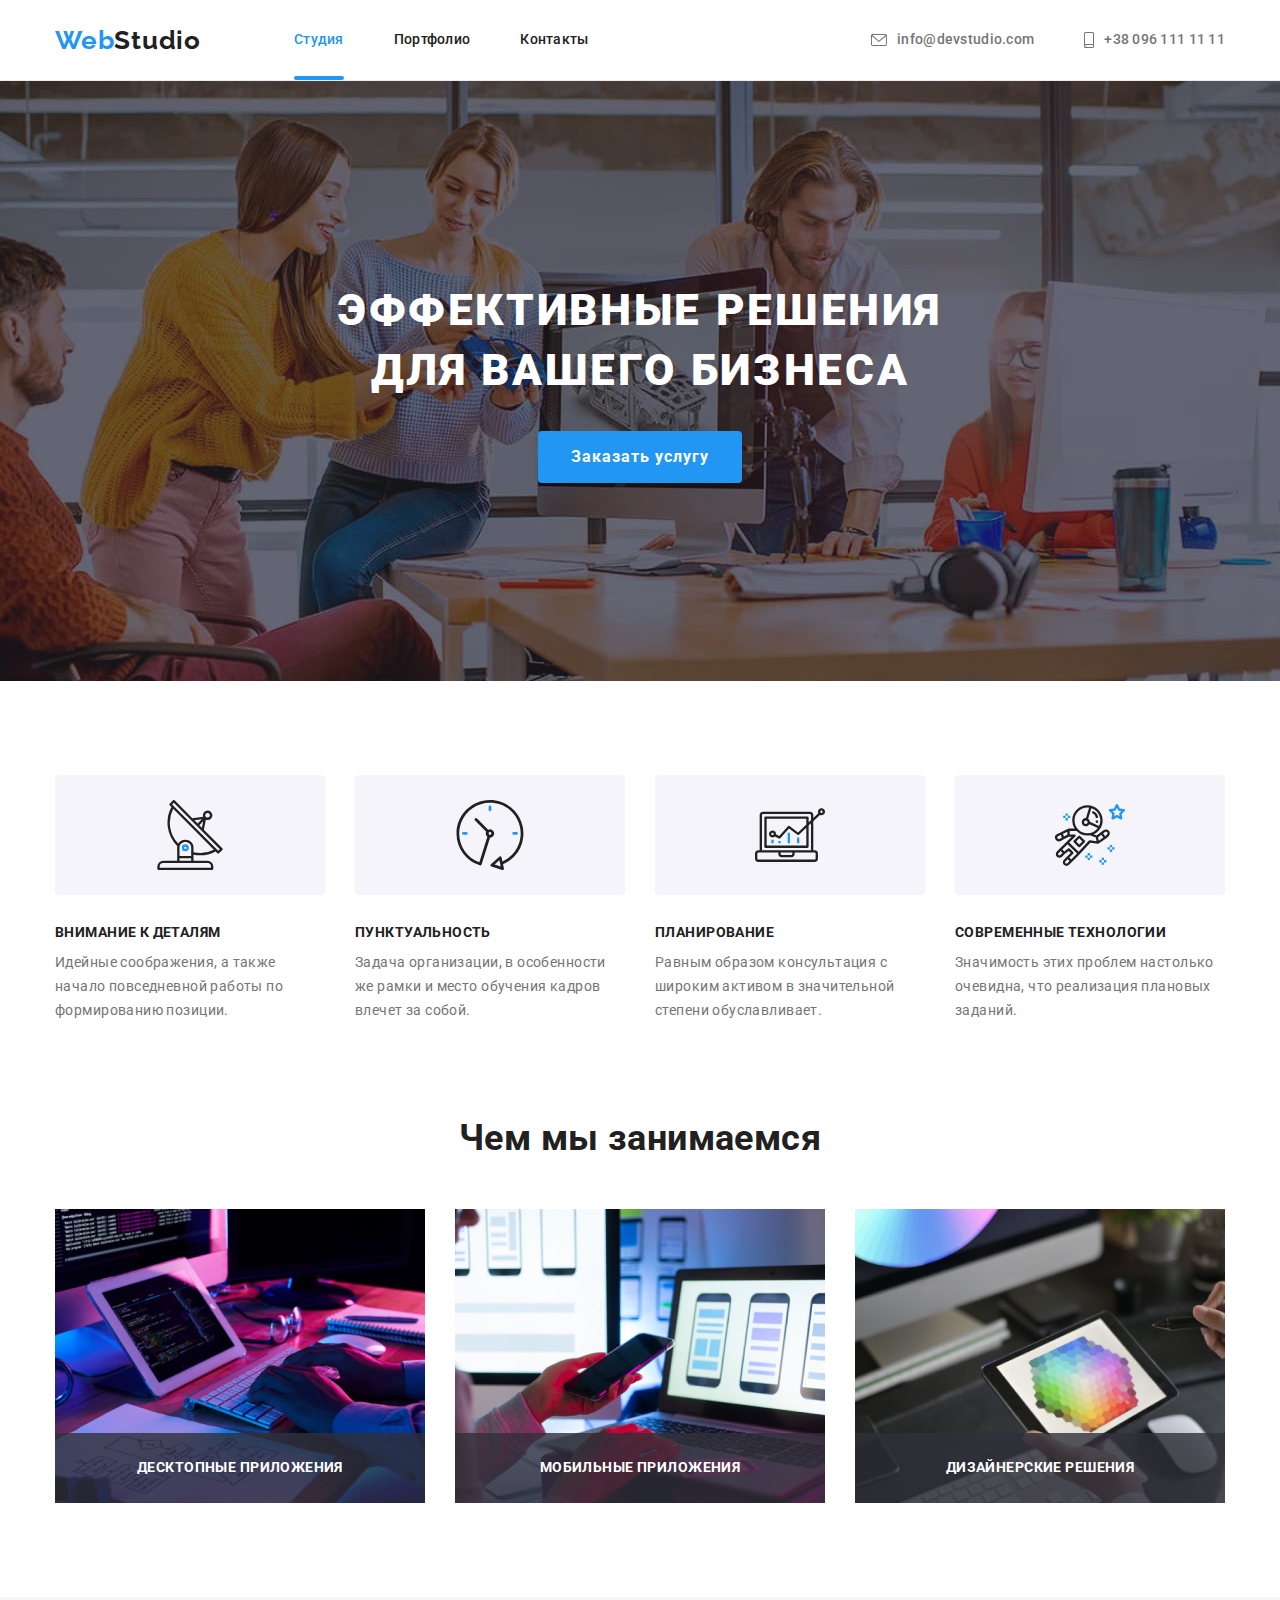
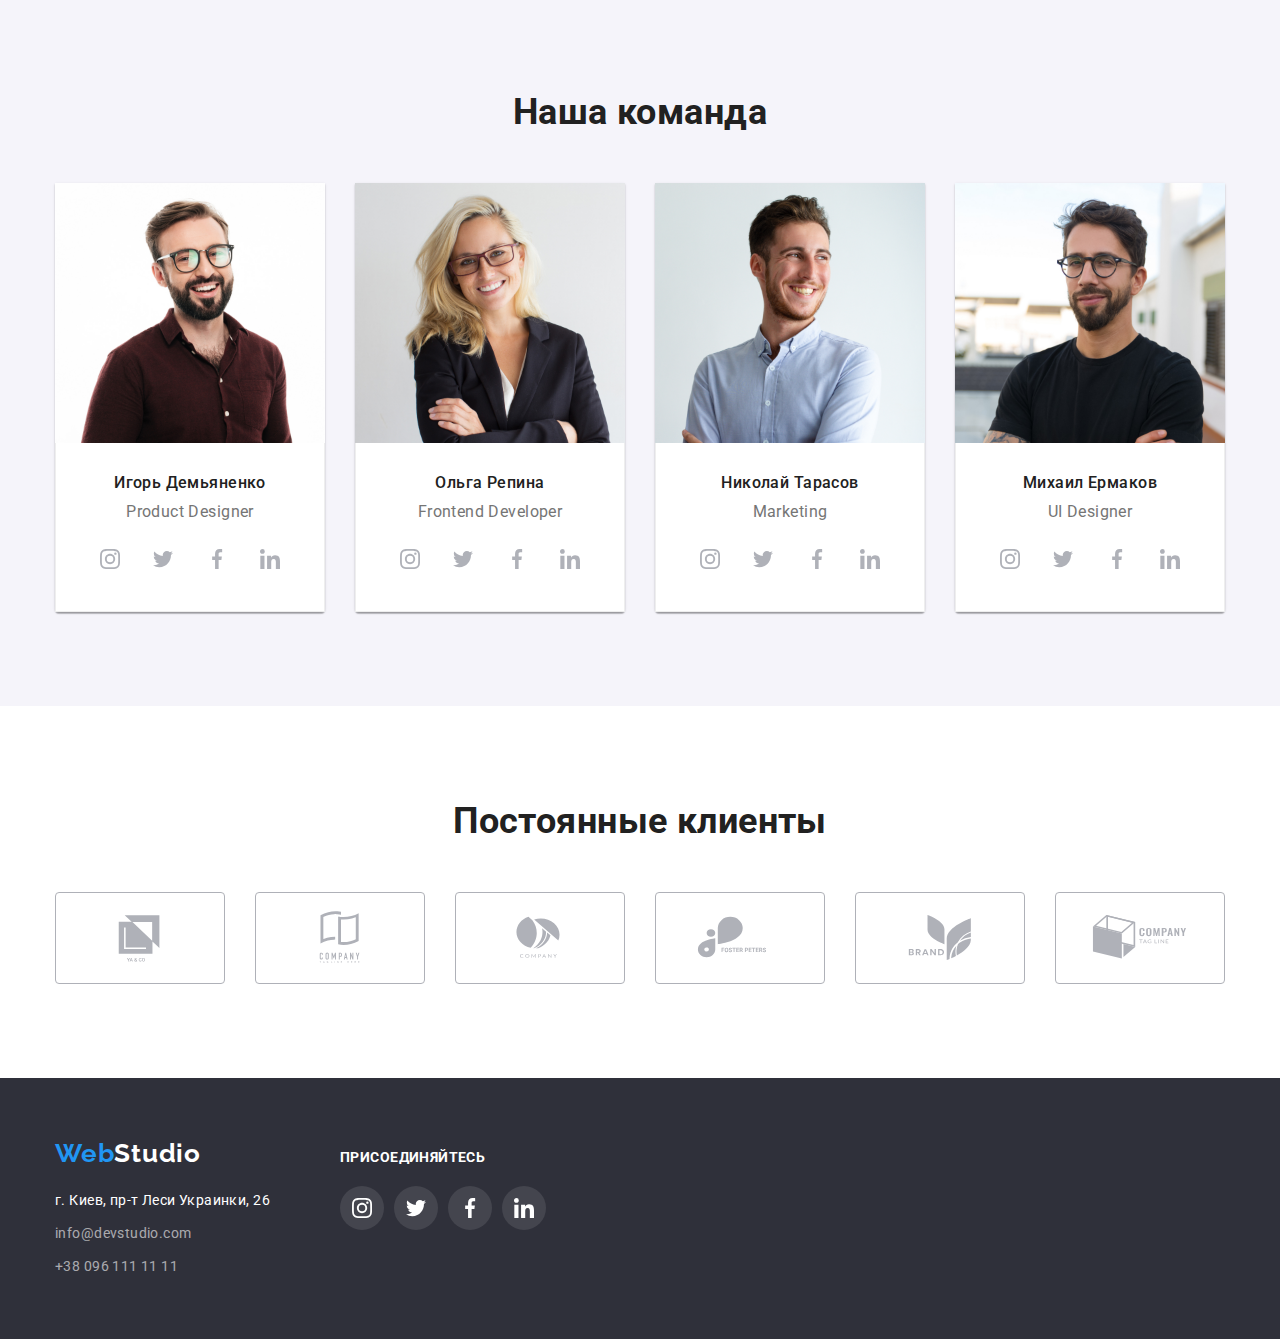
<file: index.html>
<!DOCTYPE html>
<html lang="ru">

<head>
    <meta charset="UTF-8">
    <meta http-equiv="X-UA-Compatible" content="IE=edge">
    <meta name="viewport" content="width=device-width, initial-scale=1.0">
    <title>Студия</title>
    <link rel="preconnect" href="https://fonts.googleapis.com">
    <link rel="preconnect" href="https://fonts.gstatic.com" crossorigin>
    <link href="https://fonts.googleapis.com/css2?family=Raleway:wght@700&family=Roboto:wght@400;500;700;900&display=swap"
        rel="stylesheet">
    <link rel="stylesheet" href="https://cdnjs.cloudflare.com/ajax/libs/modern-normalize/1.1.0/modern-normalize.min.css">
    <link href="./css/styles.css" rel="stylesheet">    
</head>

<body>
    <header class="header-border">
        <div class="container flex">
            <nav class="site-nav flex">
            <a lang="en" class="logo" href="">Web<span class="logo-black">Studio</span></a>
            <ul class="list-item flex">
                <li class="item">
                    <a class="link current-page" href="./index.html">Студия</a>
                </li>
                <li class="item">
                    <a class="link" href="./portfolio.html">Портфолио</a>
                </li>
                <li class="item">
                    <a class="link" href="">Контакты</a>
                </li>
            </ul>
        </nav>
    
        <ul class="contacts-head list-item flex">
            <li class="item"><a class="link" href="mailto:info@devstudio.com">
                <svg class="icon-mail" width="16" height="12"><use href="./images/icons.svg#icon-envelope"></use>
                </svg>
                info@devstudio.com</a>
            </li>
            <li class="item"><a class="link" href="tel:+380961111111">
                <svg class="icon-phone" width="10" height="16"><use href="./images/icons.svg#icon-smartphone"></use>
            </svg>+38 096 111 11 11</a>
        </li>
        </ul>
    </div>
    </header>

    <main>
        <!-- Герой -->
        <section class="hero">
            <h1 class="hero-title">Эффективные решения <br />для вашего бизнеса</h1>
            <button type="button" class="hero-button" data-modal-open>Заказать услугу</button>
        </section>

        <!-- Особенности -->
        <section class="spec-section">
            <div class="container">
            <ul class="list-item">
                <li class="item">
                    <div class="features"><svg class="logo" width="70" height="70"><use href="./images/icons.svg#icon-antenna"></use></svg></div>
                    <h3 class="spec-title">Внимание к деталям</h3>
                    <p class="spec-text">Идейные соображения, а также начало повседневной работы по формированию позиции.</p>
                </li>
                <li class="item">
                    <div class="features"><svg class="logo" width="70" height="70"><use href="./images/icons.svg#icon-clock"></use></svg></div>
                    <h3 class="spec-title">Пунктуальность</h3>
                    <p class="spec-text">Задача организации, в особенности же рамки и место обучения кадров влечет за собой.</p>
                </li>
                <li class="item">
                    <div class="features"><svg class="logo" width="70" height="70"><use href="./images/icons.svg#icon-diagram"></use></svg></div>
                    <h3 class="spec-title">Планирование</h3>
                    <p class="spec-text">Равным образом консультация с широким активом в значительной степени обуславливает.</p>
                </li>
                <li class="item">
                    <div class="features"><svg class="logo" width="70" height="70"><use href="./images/icons.svg#icon-astronaut"></use></svg></div>
                    <h3 class="spec-title">Современные технологии</h3>
                    <p class="spec-text">Значимость этих проблем настолько очевидна, что реализация плановых заданий.</p>
                </li>
            </ul>
        </div>

        </section>
        <!-- Чем мы занимаемся -->
        <section class="work-section">
            <div class="container">
            <h2 class="work-title">Чем мы занимаемся</h2>
            <ul class="list-item">
                <li class="item"> 
                    <img class="imgblock" src="./images/photo1.jpg" width="370" alt="Человек работает за клавиутурой перед экраном планшета" /> 
                <h3 class="description">Десктопные приложения</h3>
                </li>
                <li class="item">
                    <img class="imgblock" src="./images/photo2.jpg" width="370" alt="Человек держит в руке телефон перед рабочим местом с планшетом и комп'ютером"/> 
                <h3 class="description">Мобильные приложения</h3>
                </li>
                <li class="item"> 
                    <img class="imgblock" src="./images/photo3.jpg" width="370" alt="Человек держит в руках планшет, на экране планшета выведена цветовая палитка"/> 
                <h3 class="description">Дизайнерские решения</h3>
                </li>
            </ul>
        </div>
        </section>
        <!-- Наша команда -->
        <section class="team-section">            
            <div class="container">
                <h2 class="team-title">Наша команда</h2>
            <ul class="list-item">
                <li class="item"> <img class="imgblock" src="./images/team1.jpg" width="270" alt="фото Игорь Демьяненко" />
                    <div class="content"> 
                    <h3 class="team-name">Игорь Демьяненко</h3>
                    <p lang="en" class="team-position">Product Designer</p>
                    <ul class="social-list list-item">
                        <li class="social-item"><a class="social-links" href="">
                            <svg class="social-icon" width="20" height="20">
                                <use href="./images/icons.svg#icon-instagram"></use>
                            </svg></a>
                        </li>
                        <li class="social-item"><a class="social-links" href="">
                            <svg class="social-icon" width="20" height="20">
                                <use href="./images/icons.svg#icon-twitter"></use>
                            </svg></a>
                        </li>
                        <li class="social-item"><a class="social-links" href="">
                            <svg class="social-icon" width="20" height="20">
                                <use href="./images/icons.svg#icon-facebook"></use>
                            </svg></a>
                        </li>
                        <li class="social-item"><a class="social-links" href="">
                            <svg class="social-icon" width="20" height="20">
                                <use href="./images/icons.svg#icon-linkedin"></use>
                            </svg></a>
                        </li>
                    </ul>
                    </div>
                </li>

                <li class="item"> <img class="imgblock" src="./images/team2.jpg" width="270" alt="фото Ольга Репина" />
                    <div class="content">
                    <h3 class="team-name">Ольга Репина</h3>
                    <p lang="en" class="team-position">Frontend Developer</p>
                    <ul class="social-list list-item">
                        <li class="social-item"><a class="social-links" href="">
                            <svg class="social-icon" width="20" height="20">
                                <use href="./images/icons.svg#icon-instagram"></use>
                            </svg></a>
                        </li>
                        <li class="social-item"><a class="social-links" href="">
                            <svg class="social-icon" width="20" height="20">
                                <use href="./images/icons.svg#icon-twitter"></use>
                            </svg></a>
                        </li>
                        <li class="social-item"><a class="social-links" href="">
                            <svg class="social-icon" width="20" height="20">
                                <use href="./images/icons.svg#icon-facebook"></use>
                            </svg></a>
                        </li>
                        <li class="social-item"><a class="social-links" href="">
                            <svg class="social-icon" width="20" height="20">
                                <use href="./images/icons.svg#icon-linkedin"></use>
                            </svg></a>
                        </li>
                    </ul>
                    </div>
                </li>

                <li class="item"> <img class="imgblock" src="./images/team3.jpg" width="270" alt="фото Николай Тарасов" />
                    <div class="content">
                    <h3 class="team-name">Николай Тарасов</h3>
                    <p lang="en" class="team-position">Marketing</p>
                        <ul class="social-list list-item">
                            <li class="social-item"><a class="social-links" href="">
                                <svg class="social-icon" width="20" height="20">
                                    <use href="./images/icons.svg#icon-instagram"></use>
                                </svg></a>
                            </li>
                            <li class="social-item"><a class="social-links" href="">
                                <svg class="social-icon" width="20" height="20">
                                    <use href="./images/icons.svg#icon-twitter"></use>
                                </svg></a>
                            </li>
                            <li class="social-item"><a class="social-links" href="">
                                <svg class="social-icon" width="20" height="20">
                                    <use href="./images/icons.svg#icon-facebook"></use>
                                </svg></a>
                            </li>
                            <li class="social-item"><a class="social-links" href="">
                                <svg class="social-icon" width="20" height="20">
                                    <use href="./images/icons.svg#icon-linkedin"></use>
                                </svg></a>
                            </li>
                        </ul>
                    </div>
                </li>

                <li class="item"> <img class="imgblock" src="./images/team4.jpg" width="270" alt="фото Михаил Ермаков" />
                    <div class="content">
                    <h3 class="team-name">Михаил Ермаков</h3>
                    <p lang="en" class="team-position">UI Designer</p>
                    <ul class="social-list list-item">
                        <li class="social-item"><a class="social-links" href="">
                            <svg class="social-icon" width="20" height="20">
                                <use href="./images/icons.svg#icon-instagram"></use>
                            </svg></a>
                        </li>
                        <li class="social-item"><a class="social-links" href="">
                            <svg class="social-icon" width="20" height="20">
                                <use href="./images/icons.svg#icon-twitter"></use>
                            </svg></a>
                        </li>
                        <li class="social-item"><a class="social-links" href="">
                            <svg class="social-icon" width="20" height="20">
                                <use href="./images/icons.svg#icon-facebook"></use>
                            </svg></a>
                        </li>
                        <li class="social-item"><a class="social-links" href="">
                            <svg class="social-icon" width="20" height="20">
                                <use href="./images/icons.svg#icon-linkedin"></use>
                            </svg></a>
                        </li>
                    </ul>
                    </div>
                </li>
            </ul>
            </div>
        </section>
        <!-- Постоянные клиенты -->
        <section class="clients-section">
            <div class="container">
                <h2 class="clients-title">Постоянные клиенты</h2>
                <ul class="list-item">
                <li class="item">
                    <a class="link" href=""><svg class="icon" width="106" height="60">
                        <use href="./images/icons.svg#icon-logo1"></use>
                        </svg></a>                        
                </li>
                <li class="item">
                    <a class="link" href=""><svg class="icon" width="106" height="60">
                        <use href="./images/icons.svg#icon-logo2"></use>
                        </svg></a>
                </li>
                <li class="item">
                    <a class="link" href=""><svg class="icon" width="106" height="60">
                        <use href="./images/icons.svg#icon-logo3"></use>
                        </svg></a>
                        </li>

                <li class="item">                    
                    <a class="link" href=""><svg class="icon" width="106" height="60">
                        <use href="./images/icons.svg#icon-logo4"></use>
                        </svg></a>
                    
                </li>
                <li class="item">
                    
                    <a class="link" href=""><svg class="icon" width="106" height="60">
                        <use href="./images/icons.svg#icon-logo5"></use>
                        </svg></a>                   
                </li>
                <li class="item">
                        <a class="link" href=""><svg class="icon" width="106" height="60">
                        <use href="./images/icons.svg#icon-logo6"></use>
                        </svg></a>
                </li>          
            </ul>
            </div>
        </section>
        <!-- Бекдроп + модальное окно -->
        <div class="backdrop is-hidden" data-modal>
            <div class="modal">
                <button type="button" class="exit-modal-btn" data-modal-close><svg height="18" width="18"><use href="./images/icons.svg#icon-close-modal"></use></svg>
                </button>
            </div>
        </div>

    </main>

    <footer class="footer">
        <div class="container flex">
            <div><a lang="en" class="logo" href="">Web<span class="logo-white">Studio</span></a>
        <address class="address">            
            <p class="physical-address">г. Киев, пр-т Леси Украинки, 26</p>
            <ul class="list-item">
                <li class="item"><a class="link" href="mailto:info@devstudio.com">info@devstudio.com</a></li>
                <li class="item"><a class="link" href="tel:+380961111111">+38 096 111 11 11</a></li>
            </ul>
        </address>
            </div>
            <div class="join">
                <h3 class="title">Присоединяйтесь</h3>
                <ul class="join-list list-item">
                    <li class="join-item"><a class="join-links" href="">
                        <svg class="join-icon" width="20" height="20">
                            <use href="./images/icons.svg#icon-instagram"></use>
                        </svg></a>
                    </li>
                    <li class="join-item"><a class="join-links" href="">
                        <svg class="join-icon" width="20" height="20">
                            <use href="./images/icons.svg#icon-twitter"></use>
                        </svg></a>
                    </li>
                    <li class="join-item"><a class="join-links" href="">
                        <svg class="join-icon" width="20" height="20">
                            <use href="./images/icons.svg#icon-facebook"></use>
                        </svg></a>
                    </li>
                    <li class="join-item"><a class="join-links" href="">
                        <svg class="join-icon" width="20" height="20">
                            <use href="./images/icons.svg#icon-linkedin"></use>
                        </svg></a>
                    </li>
                </ul>
            </div>
        </div>
    </footer>
    <script src="./js/modal.js"></script>

</body>

</html>
</file>
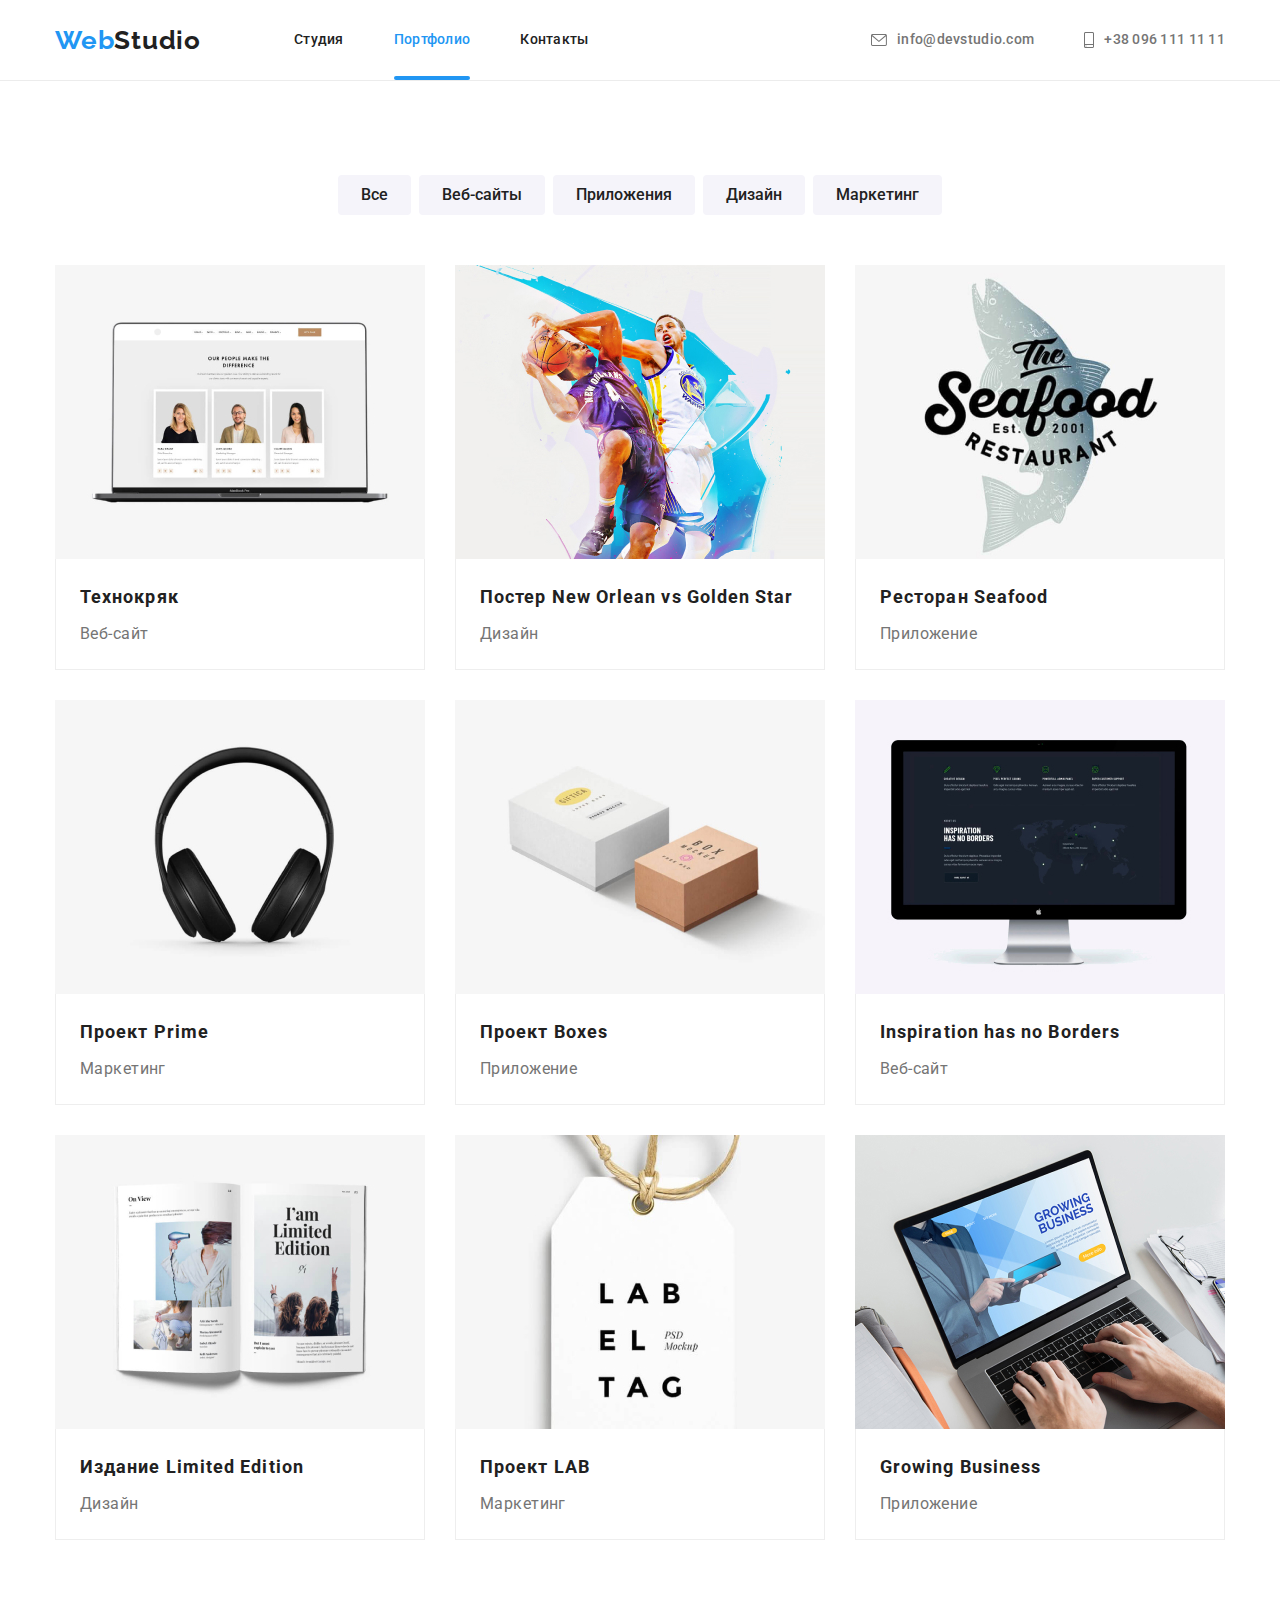
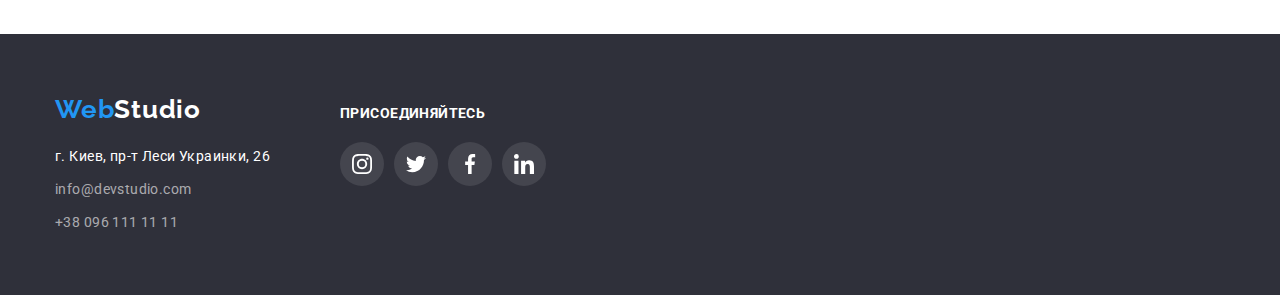
<file: portfolio.html>
<!DOCTYPE html>
<html lang="ru">

<head>
    <meta charset="UTF-8">
    <meta http-equiv="X-UA-Compatible" content="IE=edge">
    <meta name="viewport" content="width=device-width, initial-scale=1.0">
    <title>Портфолио</title>
    <link rel="preconnect" href="https://fonts.googleapis.com">
    <link rel="preconnect" href="https://fonts.gstatic.com" crossorigin>
    <link href="https://fonts.googleapis.com/css2?family=Raleway:wght@700&family=Roboto:wght@400;500;700;900&display=swap"
        rel="stylesheet">
    <link rel="stylesheet" href="https://cdnjs.cloudflare.com/ajax/libs/modern-normalize/1.1.0/modern-normalize.min.css">
    <link href="./css/styles.css" rel="stylesheet">
</head>

<body>
    <header class="header-border">
        <div class="container flex">
            <nav class="site-nav flex">
            <a lang="en" class="logo" href="">Web<span class="logo-black">Studio</span></a>
            <ul class="list-item flex">
                <li class="item">
                    <a class="link" href="./index.html">Студия</a>
                </li>
                <li class="item">
                    <a class="link current-page" href="./portfolio.html">Портфолио</a>
                </li>
                <li class="item">
                    <a class="link" href="">Контакты</a>
                </li>
            </ul>
        </nav>
    
        <ul class="contacts-head list-item flex">
            <li class="item"><a class="link" href="mailto:info@devstudio.com">
                <svg class="icon-mail" width="16" height="12"><use href="./images/icons.svg#icon-envelope"></use>
                </svg>
                info@devstudio.com</a>
            </li>
            <li class="item"><a class="link" href="tel:+380961111111">
                <svg class="icon-phone" width="10" height="16"><use href="./images/icons.svg#icon-smartphone"></use>
            </svg>+38 096 111 11 11</a>
        </li>
        </ul>
    </div>
    </header>    

    <main>
        <section class="portfolio">
            <div class="container">
                <ul class="filter-list">
            <li class="item"> <button type="button" class="button">Все</button></li>
            <li class="item"> <button type="button" class="button">Веб-сайты</button></li>
            <li class="item"> <button type="button" class="button">Приложения</button></li>
            <li class="item"> <button type="button" class="button">Дизайн</button></li>
            <li class="item"> <button type="button" class="button">Маркетинг</button></li>
                </ul>

                <ul class="list-item">
            <li class="item"> 
                <a class="item-link" href="">
                    <div class="relative">  
                        <img class="imgblock" src="./images/portfolio/portfolio1.jpg" alt="ноутбук с открытым веб-сайтом" width="370">
                        <p class="portfolio-overlay">Ресурс предлагает комплексные предложения с разным уровнем функционала и сервисов. Все это позволит посетителю получить исчерпывающие сведения о компании или частном лице.
                        </p>
                    </div>  

                    <div class="content">
                        <h3 class="title">Технокряк</h3>
                        <p class="text">Веб-сайт</p>
                    </div>
                </a>                       
            </li>
            <li class="item">
                <a class="item-link" href="">
                    <div class="relative">  
                        <img class="imgblock" src="./images/portfolio/portfolio2.jpg" alt="2 игрока клубов Нью-Орлеанс и Голден Стар играют в баскетбол" width="370">
                        <p class="portfolio-overlay">Ресурс предлагает комплексные предложения с разным уровнем функционала и сервисов. Все это позволит посетителю получить исчерпывающие сведения о компании или частном лице.
                        </p>
                    </div>                    
                <div class="content">
                <h3 class="title">Постер New Orlean vs Golden Star</h3>
                <p class="text">Дизайн</p>
                </div></a>
            </li>
            <li class="item">
                <a class="item-link" href="">
                    <div class="relative">  
                        <img class="imgblock" src="./images/portfolio/portfolio3.jpg" alt="логотип ресторана Сиафуд" width="370">
                        <p class="portfolio-overlay">Ресурс предлагает комплексные предложения с разным уровнем функционала и сервисов. Все это позволит посетителю получить исчерпывающие сведения о компании или частном лице.
                        </p>
                    </div>                    
                <div class="content">
                <h3 class="title">Ресторан Seafood</h3>
                <p class="text">Приложение</p>
                </div></a>
            </li>
            <li class="item">
                <a class="item-link" href="">
                    <div class="relative">  
                        <img class="imgblock" src="./images/portfolio/portfolio4.jpg" alt="наушники" width="370">
                        <p class="portfolio-overlay">Ресурс предлагает комплексные предложения с разным уровнем функционала и сервисов. Все это позволит посетителю получить исчерпывающие сведения о компании или частном лице.
                        </p>
                    </div>                    
                <div class="content">
                <h3 class="title">Проект Prime</h3>
                <p class="text">Маркетинг</p>
                </div></a>
            </li>
            <li class="item">
                <a class="item-link" href="">
                    <div class="relative">  
                        <img class="imgblock" src="./images/portfolio/portfolio5.jpg" alt="две коробочки" width="370">
                        <p class="portfolio-overlay">Ресурс предлагает комплексные предложения с разным уровнем функционала и сервисов. Все это позволит посетителю получить исчерпывающие сведения о компании или частном лице.
                        </p>
                    </div>                    
                <div class="content">
                <h3 class="title">Проект Boxes</h3>
                <p class="text">Приложение</p>
                </div></a>
            </li>
            <li class="item">
                <a class="item-link" href="">
                    <div class="relative">  
                        <img class="imgblock" src="./images/portfolio/portfolio6.jpg" alt="монитор с открытым веб-сайтом" width="370">
                        <p class="portfolio-overlay">Ресурс предлагает комплексные предложения с разным уровнем функционала и сервисов. Все это позволит посетителю получить исчерпывающие сведения о компании или частном лице.
                        </p>
                    </div>                     
                <div class="content">
                <h3 lang="en" class="title">Inspiration has no Borders</h3>
                <p class="text">Веб-сайт</p>
                </div></a>
            </li>
            <li class="item">
                <a class="item-link" href="">
                    <div class="relative">  
                        <img class="imgblock" src="./images/portfolio/portfolio7.jpg" alt="развернутый гланцевый журнал" width="370">
                        <p class="portfolio-overlay">Ресурс предлагает комплексные предложения с разным уровнем функционала и сервисов. Все это позволит посетителю получить исчерпывающие сведения о компании или частном лице.
                        </p>
                    </div>                    
                <div class="content">
                <h3 class="title">Издание Limited Edition</h3>
                <p class="text">Дизайн</p>
                </div></a>
            </li>
            <li class="item">
                <a class="item-link" href="">
                    <div class="relative">  
                        <img class="imgblock" src="./images/portfolio/portfolio8.jpg" alt="этикетка Лаб" width="370">
                        <p class="portfolio-overlay">Ресурс предлагает комплексные предложения с разным уровнем функционала и сервисов. Все это позволит посетителю получить исчерпывающие сведения о компании или частном лице.
                        </p>
                    </div>                    
                <div class="content">
                <h3 class="title">Проект LAB</h3>
                <p class="text">Маркетинг</p>
                </div></a>
            </li>
            <li class="item">
                <a class="item-link" href="">
                    <div class="relative">  
                        <img class="imgblock" src="./images/portfolio/portfolio9.jpg" alt="ноутбук с открытым веб-сайтом грувин бизнеса" width="370">
                        <p class="portfolio-overlay">Ресурс предлагает комплексные предложения с разным уровнем функционала и сервисов. Все это позволит посетителю получить исчерпывающие сведения о компании или частном лице.
                        </p>
                    </div>                    
                <div class="content">
                <h3 lang="en" class="title">Growing Business</h3>
                <p class="text">Приложение</p>
                </div></a>
            </li>       
                </ul>
            </div>
        </section>
    </main>

    <footer class="footer">
        <div class="container flex">
            <div><a lang="en" class="logo" href="">Web<span class="logo-white">Studio</span></a>
        <address class="address">            
            <p class="physical-address">г. Киев, пр-т Леси Украинки, 26</p>
            <ul class="list-item">
                <li class="item"><a class="link" href="mailto:info@devstudio.com">info@devstudio.com</a></li>
                <li class="item"><a class="link" href="tel:+380961111111">+38 096 111 11 11</a></li>
            </ul>
        </address>
            </div>
            <div class="join">
                <h3 class="title">Присоединяйтесь</h3>
                <ul class="join-list list-item">
                    <li class="join-item"><a class="join-links" href="">
                        <svg class="join-icon" width="20" height="20">
                            <use href="./images/icons.svg#icon-instagram"></use>
                        </svg></a>
                    </li>
                    <li class="join-item"><a class="join-links" href="">
                        <svg class="join-icon" width="20" height="20">
                            <use href="./images/icons.svg#icon-twitter"></use>
                        </svg></a>
                    </li>
                    <li class="join-item"><a class="join-links" href="">
                        <svg class="join-icon" width="20" height="20">
                            <use href="./images/icons.svg#icon-facebook"></use>
                        </svg></a>
                    </li>
                    <li class="join-item"><a class="join-links" href="">
                        <svg class="join-icon" width="20" height="20">
                            <use href="./images/icons.svg#icon-linkedin"></use>
                        </svg></a>
                    </li>
                </ul>
            </div>
        </div>
    </footer>

</body>

</html>
</file>
<file: css/styles.css>
:root {
    --black-text: #212121;
    --grey-text: #757575;
    --grey-text-footer: rgba(255, 255, 255, 0.6);
    --grey-icon-footer: rgba(255, 255, 255, 0.1);
    --our-works-grey: rgba(47, 48, 58, 0.8);
    --modal-overlay: rgba(0, 0, 0, 0.2);
    --dark-grey: #2F303A; /* background-color */
    --white-text: #FFFFFF;
    --blue: #2196F3;
    --border-header: #ECECEC;
    --border-portlofio: #EEEEEE;
    --grey-bcg: #F5F4FA;
    --hero-button-shadow: rgba(0, 0, 0, 0.15);
    --svg-grey: #AFB1B8;
    --cubic: cubic-bezier(0.4, 0, 0.2, 1);
    --portfolio-overlay: rgba(33, 150, 243, 0.9);
}


body {
    font-family: 'Roboto', sans-serif;
    color: var(--grey-text);
    font-size: 14px;
    line-height: 1.71;
    letter-spacing: 0.03em;
}

.container {
    width: 1200px;
    margin: 0 auto;
    padding: 0px 15px;
}

.list-item {
    list-style-type: none;
    padding: 0px;
    margin: 0px;
}
/* Хедер (навигация и конктакты*/
.flex {
display: flex;
align-items: center;
}

.site-nav .list-item {
    margin-left: 93px;
}

.site-nav .item {
    margin-right: 50px;
}

.site-nav .item:last-child {
    margin-right: 0px;
}

.site-nav .link {
    color: var(--black-text);
    font-weight: 500;
    font-size: 14px;
    line-height: 1.14;
    letter-spacing: 0.02em;
    text-decoration: none;
    display: block;
    padding-top: 32px;
    padding-bottom: 32px;
}

.logo {
    font-family: 'Raleway';
    font-weight: 700;
    font-size: 26px;
    line-height: 1.19;
    letter-spacing: 0.03em;
    font-style: normal;
    color: var(--blue);
    text-decoration: none;
}

.logo-black {
    color: var(--black-text);
}

.logo-white {
    color: var(--white-text);
}

.contacts-head.list-item {
    margin-left: auto;    
}

.contacts-head .link {
    color: var(--grey-text);
    font-weight: 500;
    font-size: 14px;
    line-height: 1.14;
    letter-spacing: 0.02em;
    text-decoration: none;
    padding-top: 32px;
    padding-bottom: 32px;
    display: flex;
    align-items: center;
}

.icon-mail,
.icon-phone {
    fill: currentColor;
    margin-right: 10px;      
}


.contacts-head .item + .item {
    margin-left: 50px;
}


.link.current-page {
    position: relative;
    color: var(--blue);
}

.link.current-page::after {
    position: absolute;
    left: 0;
    bottom: 0;
    content: "";
    width: 100%;
    height: 4px;
    border-radius: 2px;
    background-color: var(--blue);    
}

.header-border {
    border-bottom: 1px solid var(--border-header);
}

/* Мейн */

/* Хироу секция */

.hero {
     /* background-color: var(--dark-grey);  */
    text-align: center;
    margin: 0 auto;
    padding: 200px 0px;
    max-width: 1600px;
    height: 600px;

    background-image: linear-gradient(to right, rgba(47, 48, 58, 0.4), rgba(47, 48, 58, 0.4)),
    url(../images/hero.jpg);
    background-repeat: no-repeat;
    background-position: center;
}

.hero-title {
    font-weight: 900;
    font-size: 44px;
    line-height: 1.36;
    letter-spacing: 0.06em;
    text-transform: uppercase;
    color: var(--white-text);
    margin: 0 0 30px;
}

.hero-button {
    text-decoration: none;
    font-family: inherit;
    font-weight: 700;
    font-size: 16px;
    line-height: 1.88; 
    text-align: center;
    letter-spacing: 0.06em;
    color: var(--white-text);
    background-color: var(--blue);
    border: 1px solid transparent;
    border-radius: 4px; 
    padding: 10px 32px;
    box-shadow: 0px 4px 4px var(--hero-button-shadow);  
    cursor: pointer; 
}

/* Бекдроп и модальное окно */

.backdrop {
    position: fixed;
    top: 0;
    left: 0;

    width: 100%;
    height: 100%;

    background-color: var(--modal-overlay);
    opacity: 1;
    transition: opacity 250ms var(--cubic);
}

.backdrop.is-hidden {
    opacity: 0;
    visibility: hidden;
    pointer-events: none;
}

.backdrop.is-hidden .modal {
    transform: translate(-50%, -50%) scale(0.8);
}

.modal {
    position: absolute;
    top: 50%;
    left: 50%;

    width: 528px;
    height: 581px;
    
    background-color: var(--white-text);
    box-shadow: 0px 1px 3px rgba(0, 0, 0, 0.12), 0px 1px 1px rgba(0, 0, 0, 0.14), 0px 2px 1px rgba(0, 0, 0, 0.2);
    border-radius: 4px;

    transform: translate(-50%, -50%) scale(1);
    transition: transform 250ms var(--cubic);
}

.exit-modal-btn {
    position: absolute;
    top: 8px;
    right: 8px;

    width: 30px;
    height: 30px;
    padding: 0;
    border-radius: 50%;
    display: flex;
    justify-content: center;
    align-items: center;

    font-size: 13px;
    border: 1px solid rgba(0, 0, 0, 0.1);
    background-color: var(--white-text);

    cursor: pointer;
}


/* Особенности */
.spec-section {
    padding: 94px 0 47px;
}

.features {
    height: 120px;
    display: flex;
    align-items: center;
    justify-content: center;
    background-color: var(--grey-bcg);
    border-radius: 4px;
    margin-bottom: 30px;
}

.spec-title {    
    font-size: 14px;
    line-height: 1.14;
    text-transform: uppercase;
    color: var(--black-text);
}

.spec-section .list-item {
    display: flex;
}

.spec-section .item {
    width: 270px;
    margin-right: 30px;
}
.spec-section .item:last-child {
    margin-right: 0;
}


.spec-title {
    margin: 0px 0px 10px;
}
.spec-text {
    margin: 0px;
}

/* Чем мы занимаемся и наша команда*/
.work-section {
    padding: 47px 0 94px;
}

.team-section {
    padding: 94px 0 94px;
    background-color: var(--grey-bcg);
}

.team-section .content {
    padding: 30px 32px;
}

.work-section .list-item {
    display: flex;
    justify-content: space-between;
}

.imgblock {
    display: block;
}

.work-section .item {
    position: relative;
}

.work-section .description {
    position: absolute;
    bottom: 0;
    left: 0;
    width: 100%;
    height: 70px;
    margin: 0;

    display: flex;
    justify-content: center;
    align-items: center;
    
    font-size: 14px;
    line-height: 1.14;
    text-transform: uppercase;

    color: var(--white-text);
    background-color: var(--our-works-grey);
}


.work-title,
.team-title,
.clients-title {
    font-size: 36px;
    line-height: 1.17;
    text-align: center;
    color: var(--black-text);
    margin: 0px 0px 50px;
}

.team-name {
    font-weight: 500;
    font-size: 16px;
    line-height: 1.19;
    color: var(--black-text);
    margin: 0 0 10px;
}

.team-position {
    font-size: 16px;
    line-height: 1.19;
    margin: 0 0 16px;
}

.team-section .list-item {
    display: flex;
    justify-content: space-between;
}

.team-section .item {
    text-align: center;
    background: var(--white-text);
    box-shadow: 0px 1px 3px rgba(0, 0, 0, 0.12), 0px 1px 1px rgba(0, 0, 0, 0.14), 0px 2px 1px rgba(0, 0, 0, 0.2);
    border-radius: 0px 0px 4px 4px;
}

.social-list {
    display: flex;    
}

.social-item {  
    padding: 0;
    width: 44px;
    height: 44px;
    border-radius: 50%;
    color: var(--svg-grey);

    transition: color 250ms var(--cubic),
    background-color 250ms var(--cubic);
}

.social-links {
    display: block;
    width: 44px;
    height: 44px;
    text-decoration: none;
    color: currentColor;
    padding: 12px 12px 6px 12px;
    border-radius: 50%;
}

.social-item:hover,
.social-item:focus {
    background-color: var(--blue);
    color: var(--white-text);
}

.social-icon {
    fill: currentColor;
}

/* Постоянные клиенты */

.clients-section {
    padding: 94px 0;
}

.clients-section .list-item {
    display: flex;
    justify-content: center;
    align-items: center;
}

.clients-section .link {
    display: flex;
    justify-content: center;
    align-items: center;
    width: 170px;
    height: 92px;
    border: 1px solid var(--svg-grey);
    border-radius: 4px;
    color: var(--svg-grey);
    transition: color 250ms var(--cubic),
    border 250ms var(--cubic);
}

.clients-section .icon {
    fill: currentColor;
}

.clients-section .link:hover,
.clients-section .link:focus {
    border: 1px solid var(--blue);
    color: var(--blue);
}



.clients-section .item {
    margin-right: 30px;
}

.clients-section .item:last-child {
    margin-right: 0px;
}



/* Футтер */

.footer {
    background-color: var(--dark-grey);
    padding-top: 60px;
    padding-bottom: 60px;
}

.footer .logo {
    display: inline-block;
    margin-bottom: 20px;
}


.address {
    font-style: normal;
}

.physical-address {
    display: inline-block;
    color: var(--white-text);
    margin: 0 0 9px;
}

.footer .list-item .item:first-child {
    margin-bottom: 9px;
}

.footer .link {
    color: var(--grey-text-footer);    
    text-decoration: none;
    
    transition: color 250ms var(--cubic);
}

.link:hover, 
.link:focus {
    color: var(--blue);
}


/* Блок присоединяйтесь */

.footer .flex {
    align-items: baseline;
}

.join {
    margin-left: 70px;
    width: 206px;
}

.join .title {
    font-size: 14px;
    line-height: 1.14;
    text-transform: uppercase;
    color: var(--white-text);
    margin: 0 0 20px;
}

.join-list {
    padding: 0;
    display: flex;
    justify-content: space-between;
}

.join-item {  
    padding: 0;
    width: 44px;
    height: 44px;
    border-radius: 50%;
    background-color: var(--grey-icon-footer);

    transition: background-color 250ms var(--cubic);
}

.join-links {
    display: block;
    width: 44px;
    height: 44px;
    text-decoration: none;
    padding: 12px 12px 6px 12px;
    border-radius: 50%;
}

.join-item:hover,
.join-item:focus {
    background-color: var(--blue);
}

.join-icon {
    fill: var(--white-text);
}

/* Портфолио */

.portfolio {
    padding: 94px 0;
}

.portfolio .title {
    font-size: 18px;
    line-height: 2;
    letter-spacing: 0.06em;
    color: var(--black-text);
    margin: 0px 0px 4px;
}

.portfolio .text {
    font-size: 16px;
    line-height: 1.88;
    margin: 0px;    
}

.filter-list {
    list-style-type: none;
    display: flex;
    justify-content: center;
    padding: 0;
    margin: 0px 0px 50px;
}

.filter-list .item:not(:last-child) {
    margin-right: 8px;
}

.portfolio .button {
    color: var(--black-text);
    font-weight: 500;
    font-size: 16px;
    line-height: 1.62;
    text-align: center;
    cursor: pointer;
    font-family: inherit;
    background-color: var(--grey-bcg);
    border: 1px solid transparent;
    border-radius: 4px;
    padding: 6px 22px;

    transition: box-shadow 250ms var(--cubic), 
    color 250ms var(--cubic), 
    background-color 250ms var(--cubic);
}

.portfolio .button:hover,
.portfolio .button:focus {
    color: var(--white-text);
    background-color: var(--blue);
    box-shadow: 0px 3px 1px rgba(0, 0, 0, 0.1), 0px 1px 2px rgba(0, 0, 0, 0.08), 0px 2px 2px rgba(0, 0, 0, 0.12);
}

.portfolio .list-item {
    display: flex;
    flex-wrap: wrap;
}

.portfolio .list-item .item {
    width: calc((100% - 60px) / 3);
    margin-right: 30px;
    margin-bottom: 30px;    
}

.portfolio .list-item .item:nth-child(3n) {
    margin-right: 0px;
}

.portfolio .list-item .item:nth-last-child(-n + 3) {
    margin-bottom: 0px;
}

.item-link {
    display: block;
    text-decoration: none;
    color: inherit;
    
    transition: box-shadow 250ms var(--cubic);    
}

.item-link:hover,
.item-link:focus {
    box-shadow: 0px 1px 1px rgba(0, 0, 0, 0.12), 0px 4px 4px rgba(0, 0, 0, 0.06), 1px 4px 6px rgba(0, 0, 0, 0.16);
}
.content {
    padding: 20px 24px;
    border-bottom: 1px solid var(--border-portlofio);
    border-right: 1px solid var(--border-portlofio);
    border-left: 1px solid var(--border-portlofio);
}

.relative {
    position: relative;
    overflow: hidden;
}

.portfolio-overlay {
    position: absolute;
    bottom: 0;
    width: 100%;
    height: 100%;

    display: flex;
    justify-content: center;
    align-items: center;
    padding: 63px 24px;
    margin: 0;
    
    font-size: 18px;
    line-height: 1.56;
    color: var(--white-text);
    background-color: var(--portfolio-overlay);

    transform: translateY(100%);
    transition: transform 250ms var(--cubic);
}

.item-link:hover .portfolio-overlay,
.item-link:focus .portfolio-overlay {
    transform: translateY(0);
}
</file>
